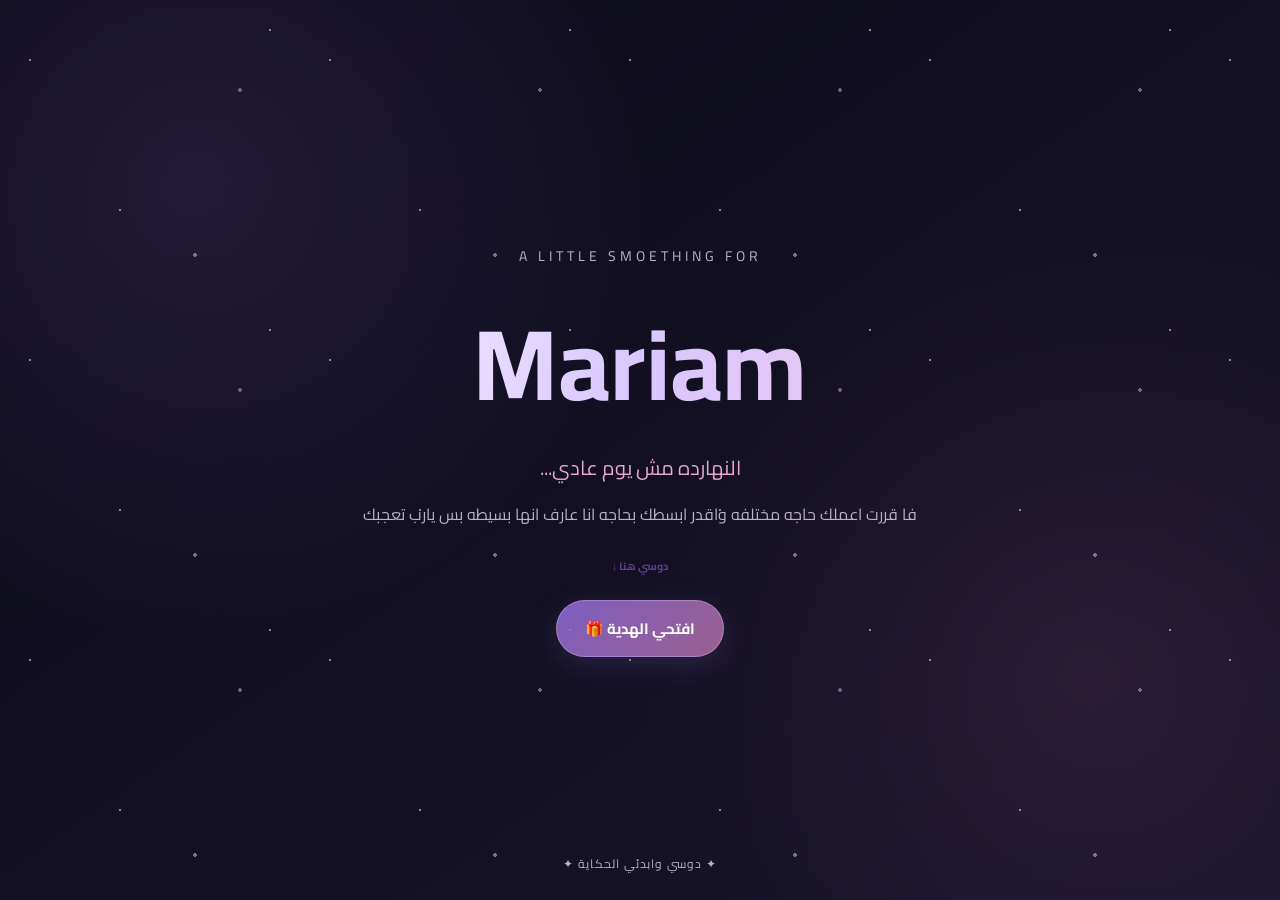
<file: index.html>
<!DOCTYPE html>
<html lang="ar" dir="rtl">

<head>
    <meta charset="UTF-8">
    <meta name="viewport" content="width=device-width, initial-scale=1.0">

    <title>From Mariam✨❤️</title>

    <link rel="preconnect" href="https://fonts.googleapis.com">
    <link rel="preconnect" href="https://fonts.gstatic.com" crossorigin>

    <link href="https://fonts.googleleapis.com/css?family=Cairo:wght@400;500;600;700&family=Playfair+Display:wght@500;600;700&display=swap" rel="stylesheet">

    <link rel="stylesheet" href="style.css">
</head>

<body>

    <main class="opening-screen">

        <div class="stars"></div>

        <div class="opening-content">

            <p class="small-title">
                    A little smoething for
                </p>

            <h1>
             Mariam
            </h1>

            <p class="subtitle">
                النهارده مش يوم عادي...
            </p>

            <p class="description">
                فا قررت اعملك حاجه مختلفه واقدر ابسطك بحاجه انا عارف انها بسيطه بس يارب تعجبك
            </p>

            <h6>دوسي هنا ↓</h6>
            <button class="main-button" onclick="goToMessage()">
                افتحي الهدية 🎁
            </button>

        </div>

        <div class="scroll-hint">
            ✦ دوسي وابدئي الحكاية ✦
        </div>

    </main>

    <script src="script.js"></script>

</body>

</html>
</file>
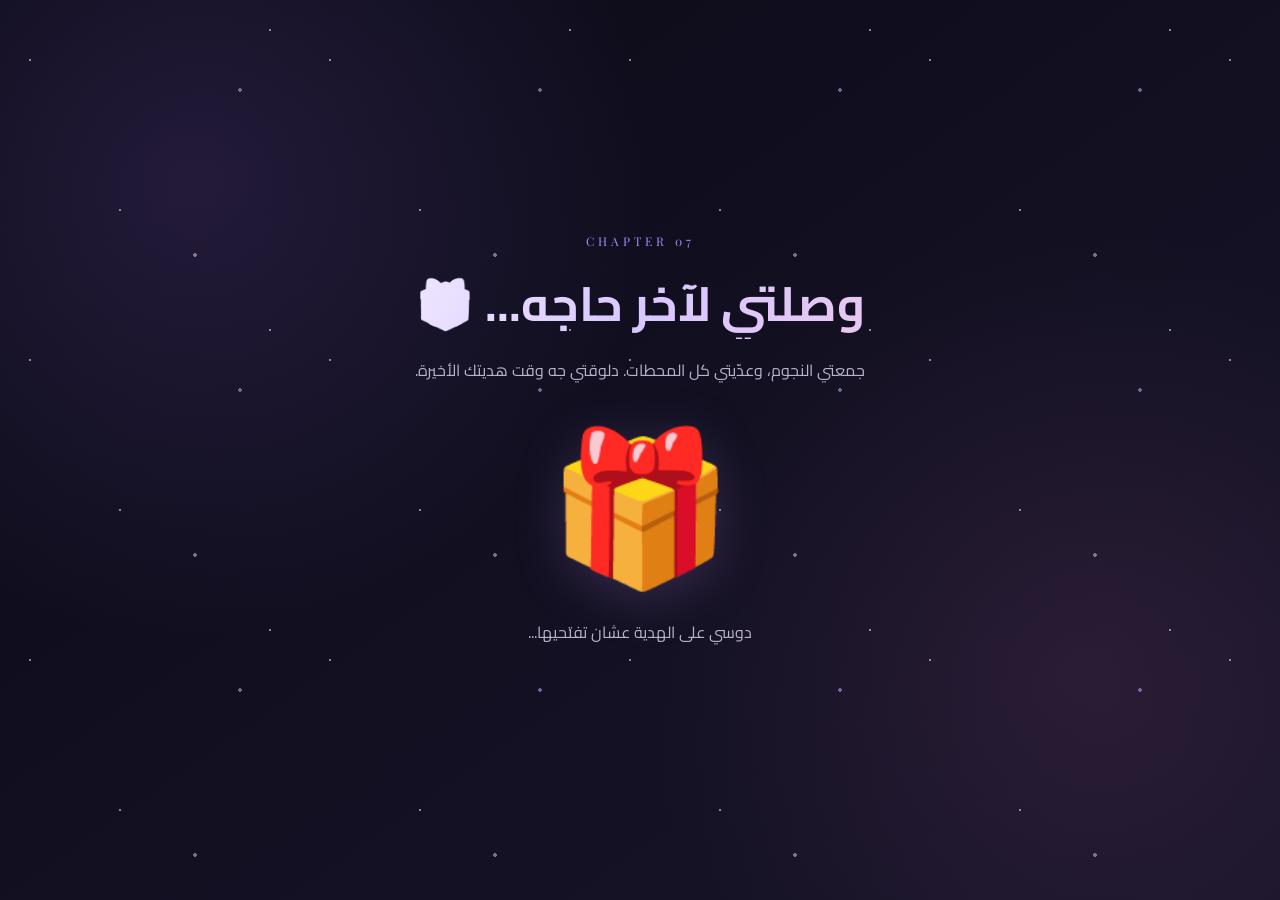
<file: final.html>
<!DOCTYPE html>
<html lang="ar" dir="rtl">

<head>
    <meta charset="UTF-8">
    <meta name="viewport" content="width=device-width, initial-scale=1.0">

    <title>الهدية الأخيرة 🎁</title>

    <link rel="stylesheet" href="style.css">
</head>

<body>

    <main class="final-screen">

        <div class="page-content">

            <p class="chapter">CHAPTER 07</p>

            <h1>وصلتي لآخر حاجه... 🎁</h1>

            <p class="description">
                جمعتي النجوم، وعدّيتي كل المحطات.
                دلوقتي جه وقت هديتك الأخيرة.
            </p>

            <button
                id="finalGift"
                class="final-gift"
                onclick="openFinalGift()"
                aria-label="افتحي الهدية الأخيرة">

                🎁

            </button>

            <p id="finalHint" class="final-hint">
                دوسي على الهدية عشان تفتحيها...
            </p>

            <div id="finalMessage" class="final-message" hidden>

                <h2>كل سنة وإنتي طيبة يا مريم 🤍</h2>

                <p>
                    وعقبال مليون سنه حلوه مع بابا يسوع ومع الي بتحبيهم وتكون سنه جميله عليكي ..
                </p>

                <p>
                    واتمني السنه الجديده تكون مليانه خير ليكي وتبقي فرحانه دايما
                </p>

                <p>
                     يارب يكون الي انا عاملته عجبك انا عارف انها مش احلي حاجه بس قولت اشوف الي انا بدرسه عامل ايه ولو في حاجه انتي شايفه انها مش حلوه قوليلي اعدلها 👍🏻
                </p>

                <p class="final-signature">
                  🥳🥰 Happy Birthday Ya Roma
                </p>

            </div>

        </div>

    </main>

    <script src="script.js"></script>

</body>

</html>
</file>
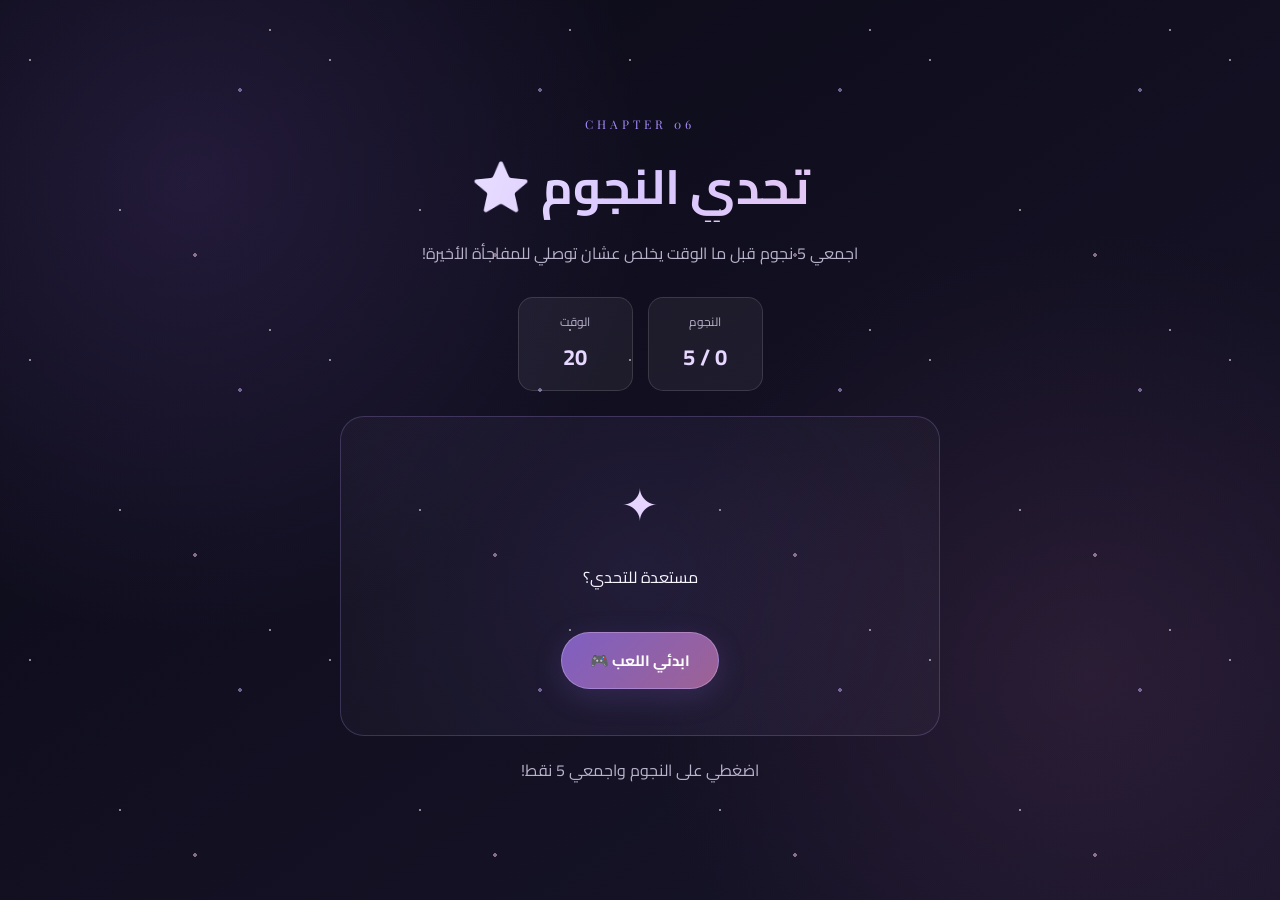
<file: game.html>
<!DOCTYPE html>
<html lang="ar" dir="rtl">

<head>
    <meta charset="UTF-8">
    <meta name="viewport" content="width=device-width, initial-scale=1.0">

    <title>تحدي النجوم ⭐</title>

    <link rel="stylesheet" href="style.css">
</head>

<body>

    <main class="game-screen">

        <div class="page-content">

            <p class="chapter">CHAPTER 06</p>

            <h1>تحدي النجوم ⭐</h1>

            <p class="description">
                اجمعي 5 نجوم قبل ما الوقت يخلص
                عشان توصلي للمفاجأة الأخيرة!
            </p>

            <div class="game-stats">

                <div class="stat-card">
                    <span>النجوم</span>
                    <strong id="score">0 / 5</strong>
                </div>

                <div class="stat-card">
                    <span>الوقت</span>
                    <strong id="timer">20</strong>
                </div>

            </div>

            <div id="gameArea" class="game-area">

                <div id="gameIntro" class="game-intro">

                    <span class="intro-star">✦</span>

                    <p>
                        مستعدة للتحدي؟
                    </p>

                    <button
                        id="startGameButton"
                        class="main-button"
                        onclick="startGame()">

                        ابدئي اللعب 🎮

                    </button>

                </div>

            </div>

            <p id="gameMessage" class="game-message">
                اضغطي على النجوم واجمعي 5 نقط!
            </p>

            <button
                id="retryButton"
                class="main-button"
                onclick="startGame()"
                hidden>

                حاولي تاني 🔄

            </button>

            <button
                id="finalGameButton"
                class="main-button"
                onclick="goToFinal()"
                hidden>

                افتحي هديتك الأخيرة 🎁

            </button>

        </div>

    </main>

    <script src="script.js"></script>

</body>

</html>
</file>
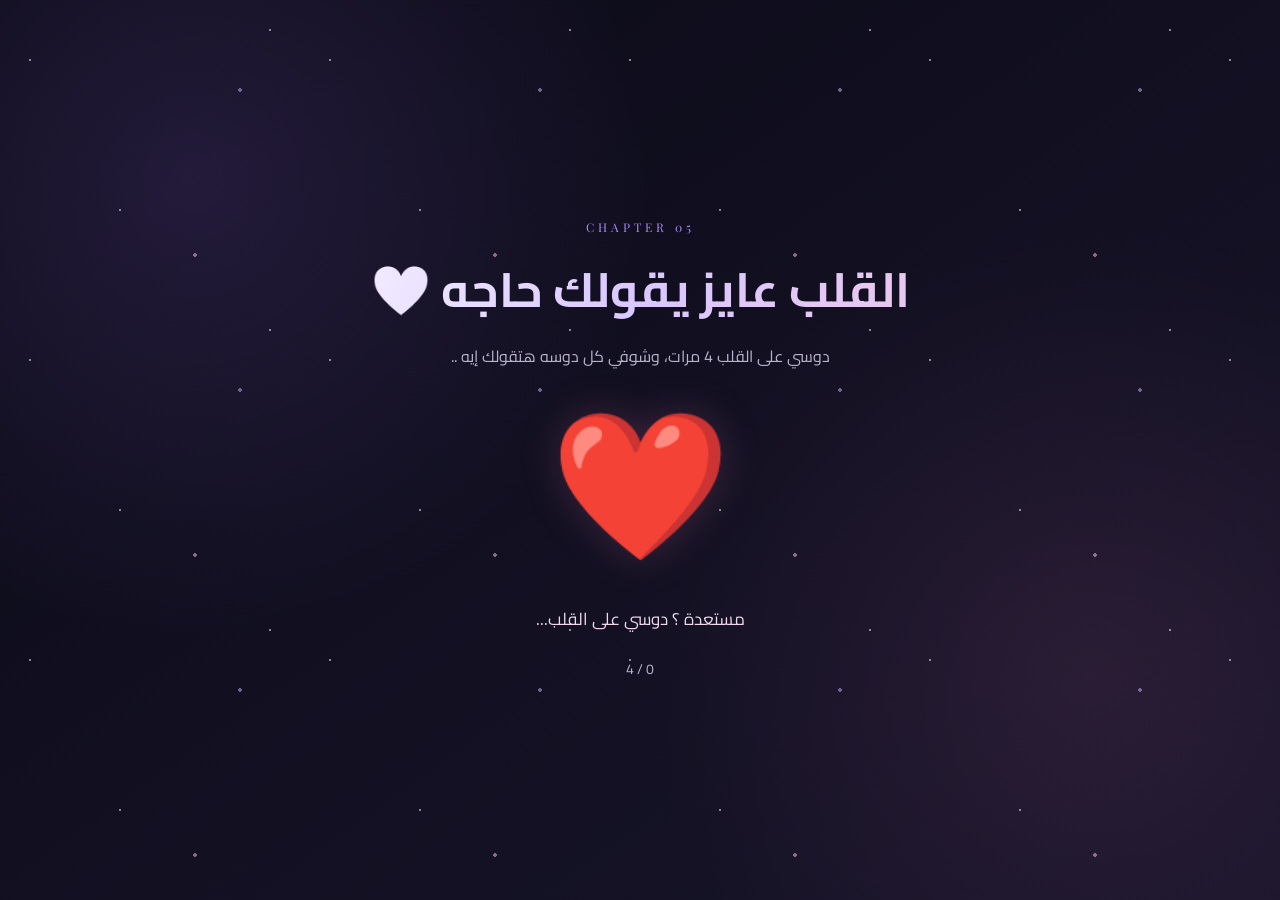
<file: heart.html>
<!DOCTYPE html>
<html lang="ar" dir="rtl">

<head>
    <meta charset="UTF-8">
    <meta name="viewport" content="width=device-width, initial-scale=1.0">

    <title>رسالة من القلب ❤️</title>

    <link rel="stylesheet" href="style.css">
</head>

<body>

    <main class="heart-screen">

        <div class="page-content">

            <p class="chapter">CHAPTER 05</p>

            <h1>القلب عايز يقولك حاجه ❤️</h1>

            <p class="description">
                دوسي على القلب 4 مرات،
                وشوفي كل دوسه هتقولك إيه ..
            </p>

            <button
                id="bigHeart"
                class="big-heart"
                onclick="clickHeart()"
                aria-label="دوسي على القلب">

                ❤️

            </button>

            <p id="heartMessage" class="heart-message">
                مستعدة ؟ دوسي على القلب...
            </p>

            <p id="heartProgress">
                0 / 4
            </p>

            <button
                id="nextHeartButton"
                class="main-button"
                onclick="goToGame()"
                hidden>

                يلا نلعب 🎮

            </button>

        </div>

    </main>

    <script src="script.js"></script>

</body>

</html>
</file>
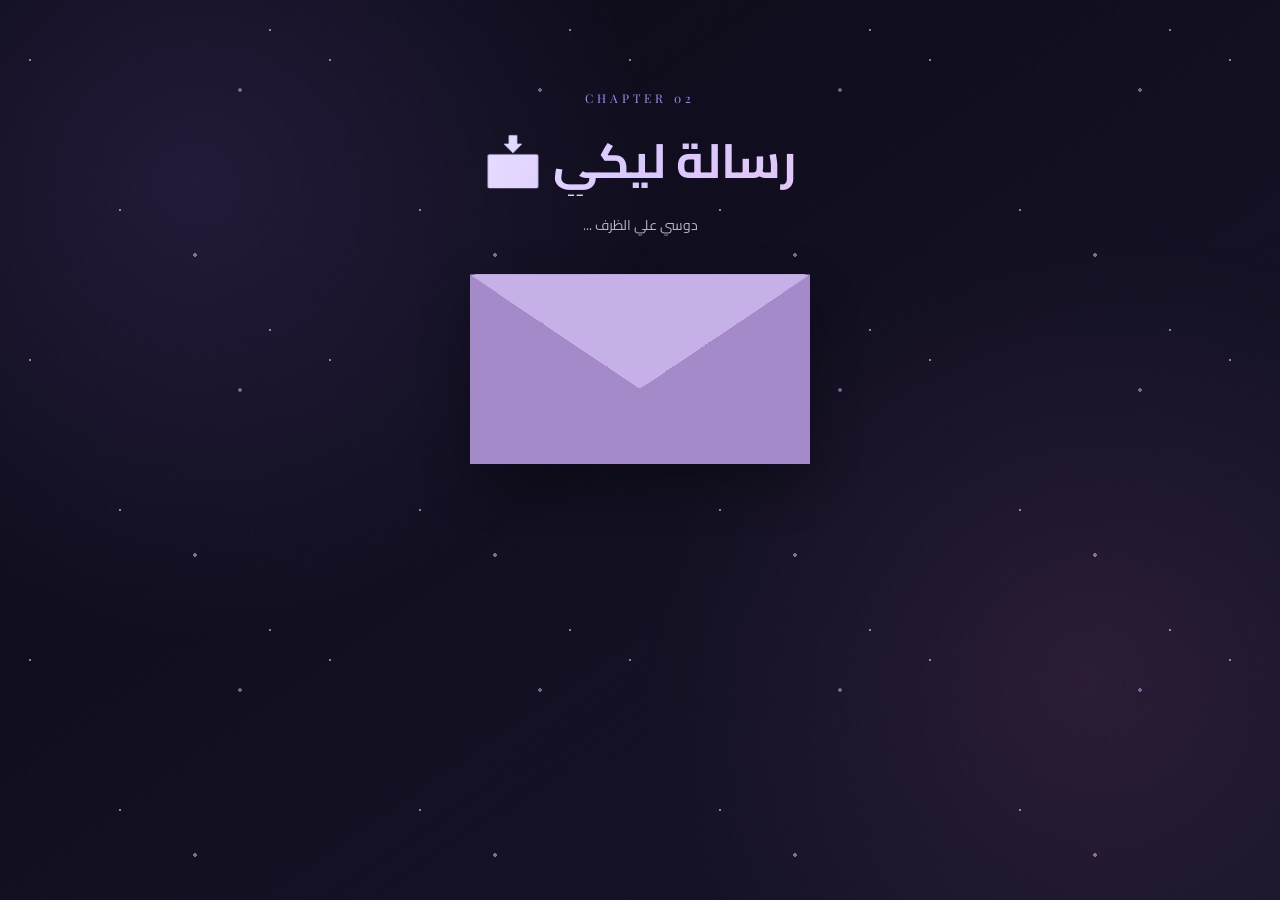
<file: message.html>
<!DOCTYPE html>
<html lang="ar" dir="rtl">

<head>
    <meta charset="UTF-8">
    <meta name="viewport" content="width=device-width, initial-scale=1.0">

    <title>رسالة ليكي 💌</title>

    <link rel="stylesheet" href="style.css">
</head>

<body>

    <main class="message-screen">

        <div class="page-content">

            <p class="chapter">
                CHAPTER 02
            </p>

            <h1>
                رسالة ليكي 📩
            </h1>

            <p class="hint">
               دوسي علي الظرف ...
            </p>

            <!-- الظرف -->
            <div class="envelope-container" onclick="openEnvelope()">

                <div class="envelope" id="envelope">

                    <div class="envelope-back"></div>

                    <div class="letter">
                        <p>
                            
                        </p>

                        <p>
                            يمكن الكلام أحيانًا مش بيكفي،
                            بس في حاجات تستاهل تتقال.
                        </p>

                        <p>
                            أربع سنين كانوا كفاية إني أعرف
                            إن وجود شخص في حياتنا ممكن
                            يخلي أيام كتير مختلفة.
                        </p>

                        <!-- <p>
                            ودي مجرد بداية للحكاية... ✨
                        </p> -->
                    </div>

                    <div class="envelope-front"></div>

                    <div class="envelope-flap"></div>

                </div>

            </div>

            <!-- الرسالة بعد فتح الظرف -->
            <div class="message-reveal" id="messageReveal">

                <h2>
                     Happy Birthday
                </h2>

                <p>
                   أتمني السنه الجديده تكون 
                   حلوه عليكي وتكون مليانه 
                   حجات تفرحك اكتر واكتر ✨❤️
                </p>
                
                <p>دوسي هنا عشان تروحي للصفحه الجايه </p>

                <button class="main-button" onclick="goToYears()">
                    الصفحه الي جايه →
                </button>

            </div>

        </div>

    </main>

    <script src="script.js"></script>

</body>

</html>
</file>
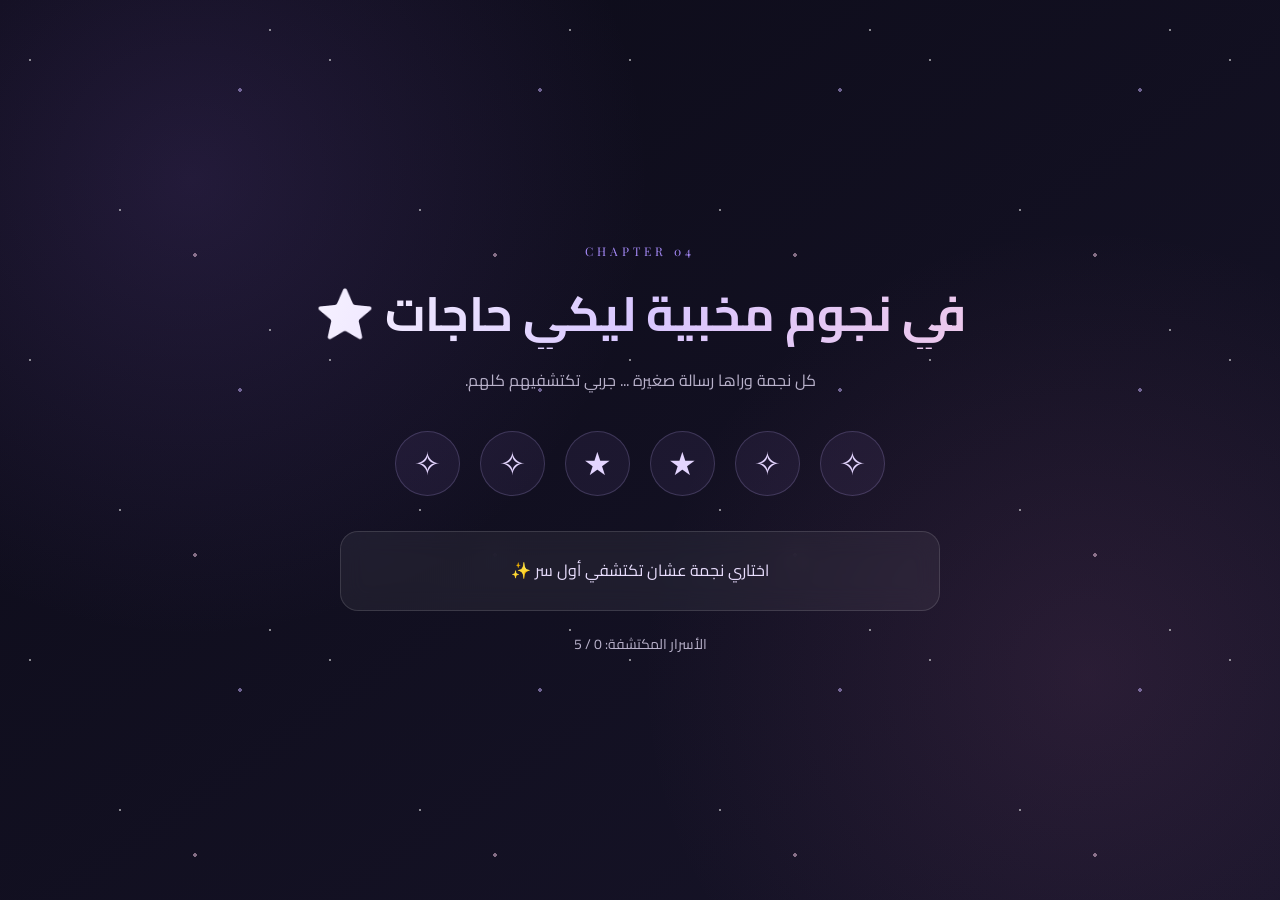
<file: secrets.html>
<!DOCTYPE html>
<html lang="ar" dir="rtl">

<head>
    <meta charset="UTF-8">
    <meta name="viewport" content="width=device-width, initial-scale=1.0">

    <title>النجوم ⭐</title>

    <link rel="stylesheet" href="style.css">
</head>

<body>

    <main class="secrets-screen">

        <div class="page-content">

            <p class="chapter">CHAPTER 04</p>

            <h1>في نجوم مخبية ليكي حاجات ⭐️</h1>

            <p class="description">
                كل نجمة وراها رسالة صغيرة ...
                جربي تكتشفيهم كلهم.
            </p>

            <div class="stars-grid">

                <button class="secret-star"
                    onclick="revealSecret(0, this)">
                    ✧
                </button>

                <button class="secret-star"
                    onclick="revealSecret(1, this)">
                    ✧
                </button>

                <button class="secret-star"
                    onclick="revealSecret(2, this)">
                    ★
                </button>

                <button class="secret-star"
                    onclick="revealSecret(3, this)">
                    ★
                </button>

                <button class="secret-star"
                    onclick="revealSecret(4, this)">
                    ✧
                </button>

                <button class="secret-star"
                    onclick="revealSecret(5, this)">
                    ✧
                </button>

            </div>

            <div id="secretMessage" class="secret-message">
                اختاري نجمة عشان تكتشفي أول سر ✨
            </div>

            <p id="secretProgress">
                الأسرار المكتشفة: 0 / 5
            </p>

            <button
                id="nextSecretButton"
                class="main-button"
                onclick="goToHeart()"
                hidden>

                في حاجة تانية مستنياكي ❤️

            </button>

        </div>

    </main>

    <script src="script.js"></script>

</body>

</html>
</file>
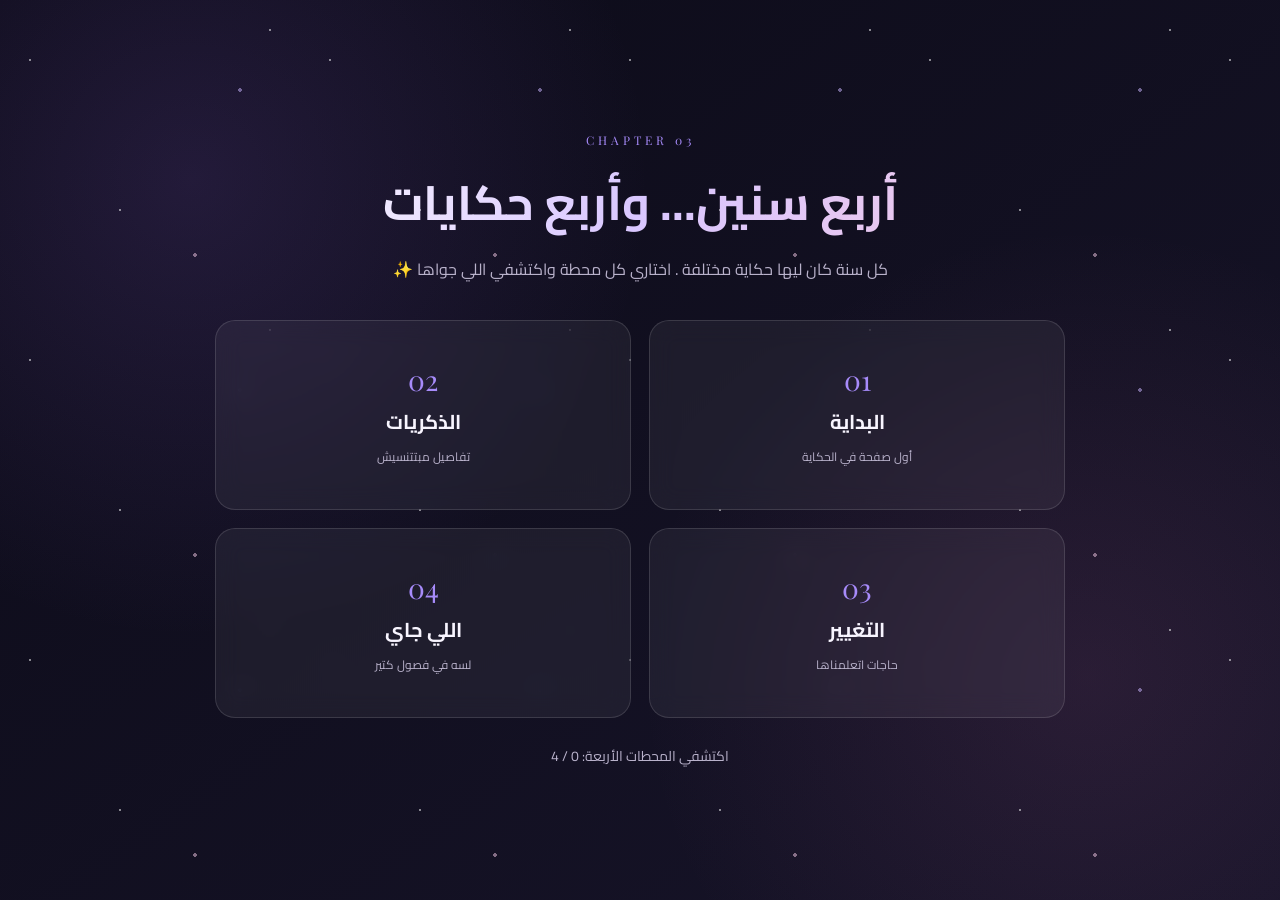
<file: years.html>
<!DOCTYPE html>
<html lang="ar" dir="rtl">

<head>
    <meta charset="UTF-8">
    <meta name="viewport" content="width=device-width, initial-scale=1.0">

    <title>أربع سنين.. 🕰</title>

    <link rel="stylesheet" href="style.css">
</head>

<body>

    <main class="years-screen">

        <div class="page-content">

            <p class="chapter">CHAPTER 03</p>

            <h1>أربع سنين... وأربع حكايات</h1>

            <p class="description">
                كل سنة كان ليها حكاية مختلفة . 
                اختاري كل محطة واكتشفي اللي جواها ✨
            </p>

            <div class="years-grid">

                <button class="year-card"
                    onclick="openYear(1, this)">

                    <span class="year-number">01</span>
                    <span class="year-title">البداية</span>
                    <span class="year-hint">أول صفحة في الحكاية</span>

                    <p class="year-story">
                        كل حكاية حلوة بيكون ليها بداية،
                        وأجمل حاجة في البداية إننا منعرفش
                        الذكريات اللي مستنيانا.
                    </p>

                </button>

                <button class="year-card"
                    onclick="openYear(2, this)">

                    <span class="year-number">02</span>
                    <span class="year-title">الذكريات</span>
                    <span class="year-hint">تفاصيل مبتتنسيش</span>

                    <p class="year-story">
                        ساعات أبسط التفاصيل هي اللي بتفضل
                        في بالنا، وتخلينا نبتسم لما نفتكرها.
                    </p>

                </button>

                <button class="year-card"
                    onclick="openYear(3, this)">

                    <span class="year-number">03</span>
                    <span class="year-title">التغيير</span>
                    <span class="year-hint">حاجات اتعلمناها</span>

                    <p class="year-story">
                        مع الوقت بنتغير ونتعلم،
                        وكل تجربة بتسيب جوانا حاجة جديدة.
                    </p>

                </button>

                <button class="year-card"
                    onclick="openYear(4, this)">

                    <span class="year-number">04</span>
                    <span class="year-title">اللي جاي</span>
                    <span class="year-hint">لسه في فصول كتير</span>

                    <p class="year-story">
                        أجمل حاجة إن الحكاية لسه مستمرة،
                        ولسه في ذكريات جديدة ممكن نعملها.
                    </p>

                </button>

            </div>

            <p id="yearsProgress">
                اكتشفي المحطات الأربعة: 0 / 4
            </p>

            <button
                id="nextYearsButton"
                class="main-button"
                onclick="goToSecrets()"
                hidden>

                دوسي وشوفي النجوم شايله ايه ⭐️

            </button>

        </div>

    </main>

    <script src="script.js"></script>

</body>

</html>
</file>
<file: style.css>
/* =================================
   1. إعدادات عامة للموقع
================================= */

@import url('https://fonts.googleapis.com/css2?family=Cairo:wght@400;500;600;700;800&family=Playfair+Display:wght@500;600;700&display=swap');

:root {
    --bg: #0c0b18;
    --bg-light: #171429;
    --purple: #a78bfa;
    --pink: #e9a8d4;
    --white: #f8f5ff;
    --muted: #b9b2cb;
    --glass: rgba(255, 255, 255, 0.055);
    --border: rgba(255, 255, 255, 0.13);
}

* {
    box-sizing: border-box;
    margin: 0;
    padding: 0;
}

[hidden] {
    display: none !important;
}

html {
    scroll-behavior: smooth;
}

body {
    min-height: 100vh;
    color: var(--white);
    font-family: 'Cairo', sans-serif;

    background:
        radial-gradient(
            circle at 15% 20%,
            rgba(119, 82, 180, 0.20),
            transparent 35%
        ),
        radial-gradient(
            circle at 85% 75%,
            rgba(195, 105, 165, 0.12),
            transparent 35%
        ),
        linear-gradient(145deg, var(--bg), var(--bg-light));

    background-attachment: fixed;
    overflow-x: hidden;
}

/* خلفية النجوم الهادية */

body::before {
    content: "";
    position: fixed;
    inset: 0;
    pointer-events: none;
    z-index: -1;

    background-image:
        radial-gradient(1px 1px at 10% 20%, white 80%, transparent),
        radial-gradient(2px 2px at 80% 30%, #c9b5ff 80%, transparent),
        radial-gradient(1px 1px at 40% 70%, white 80%, transparent),
        radial-gradient(2px 2px at 65% 85%, #f3c9e5 80%, transparent),
        radial-gradient(1px 1px at 90% 10%, white 80%, transparent);

    background-size: 300px 300px;
    opacity: 0.5;

    animation: starsDrift 35s linear infinite;
}

@keyframes starsDrift {
    from {
        background-position: 0 0;
    }

    to {
        background-position: 300px 300px;
    }
}

/* =================================
   2. تنسيق الشاشات
================================= */

.opening-screen,
.message-screen,
.years-screen,
.secrets-screen,
.heart-screen,
.game-screen,
.final-screen {
    min-height: 100vh;
    display: flex;
    align-items: center;
    justify-content: center;

    padding: 50px 22px;
}

.opening-content,
.page-content {
    width: 100%;
    max-width: 850px;
    margin: auto;
    text-align: center;

    animation: screenAppear 1s ease both;
}

@keyframes screenAppear {
    from {
        opacity: 0;
        transform: translateY(22px);
    }

    to {
        opacity: 1;
        transform: translateY(0);
    }
}

.chapter {
    color: var(--purple);
    font-family: 'Playfair Display', serif;
    font-size: 12px;
    letter-spacing: 4px;
    margin-bottom: 18px;
}

h1 {
    font-size: clamp(28px, 5vw, 48px);
    line-height: 1.5;
    font-weight: 700;
    margin-bottom: 15px;

    background: linear-gradient(
        110deg,
        #fff,
        #d9c7ff,
        #f2c8e6
    );

    -webkit-background-clip: text;
    background-clip: text;
    color: transparent;
}

h2 {
    font-size: clamp(22px, 4vw, 32px);
    line-height: 1.6;
    margin-bottom: 15px;
}

h6 {
    color: #8953d1ac;
    line-height: 1.6;
}

.subtitle {
    color: var(--pink);
    font-size: 20px;
    margin-bottom: 12px;
}

.description,
.hint {
    color: var(--muted);
    font-size: 16px;
    line-height: 2;
    max-width: 600px;
    margin: 0 auto 28px;
}

.hint {
    font-size: 14px;
}

.small-title {
    color: var(--muted);
    letter-spacing: 4px;
    text-transform: uppercase;
    font-size: 14px;
    margin-bottom: 20px;
}

.hero h1 {
    font-family: "Playfair Display",serif;
    font-size: clamp(80px, 15vw, 170px);
    font-weight: 600;
    line-height: 0.9;

    background: linear-gradient(
        120deg,
        #ffffff,
        #d9a7ff,
        #ffffff
    );

    -webkit-background-clip: text;
    color: transparent;

    margin-bottom: 35px;
}

/* =================================
   3. الأزرار
================================= */

.main-button {
    display: inline-flex;
    align-items: center;
    justify-content: center;
    gap: 8px;

    border: 1px solid rgba(220, 198, 255, 0.35);
    border-radius: 50px;

    padding: 13px 28px;
    margin-top: 25px;

    color: #fff;
    font-family: inherit;
    font-size: 15px;
    font-weight: 700;

    background: linear-gradient(
        135deg,
        rgba(145, 109, 220, 0.85),
        rgba(190, 116, 173, 0.8)
    );

    box-shadow: 0 8px 30px rgba(145, 109, 220, 0.18);

    cursor: pointer;
    transition:
        transform 0.25s ease,
        box-shadow 0.25s ease,
        filter 0.25s ease;
}

.main-button:hover {
    transform: translateY(-3px);
    box-shadow: 0 12px 35px rgba(180, 135, 240, 0.3);
    filter: brightness(1.1);
}

.main-button:active {
    transform: scale(0.97);
}

.main-button:focus-visible,
button:focus-visible {
    outline: 2px solid #e5d5ff;
    outline-offset: 4px;
}

/* =================================
   4. شاشة البداية
================================= */

.opening-content h1 {
    font-size: clamp(55px, 12vw, 100px);
    margin: 10px 0;
    animation: nameGlow 4s ease-in-out infinite;
}

@keyframes nameGlow {
    0%, 100% {
        text-shadow: 0 0 10px rgba(190, 155, 255, 0.1);
    }

    50% {
        text-shadow: 0 0 35px rgba(190, 155, 255, 0.35);
    }
}

.scroll-hint {
    position: absolute;
    bottom: 25px;
    left: 0;
    right: 0;

    color: var(--muted);
    font-size: 12px;
    letter-spacing: 1px;

    text-align: center;
    animation: hintFloat 2.5s ease-in-out infinite;
}

@keyframes hintFloat {
    0%, 100% {
        transform: translateY(0);
        opacity: 0.65;
    }

    50% {
        transform: translateY(-6px);
        opacity: 1;
    }
}

/* =================================
   5. شاشة الظرف والرسالة
================================= */

.envelope-container {
    width: min(340px, 90vw);
    height: 230px;
    margin: 35px auto;

    perspective: 1000px;
    cursor: pointer;
}

.envelope {
    position: relative;
    width: 100%;
    height: 190px;
    margin-top: 25px;

    border-radius: 8px;
    background: #b49adf;

    box-shadow: 0 20px 50px rgba(0, 0, 0, 0.3);

    transition: transform 0.5s ease;
}

.envelope-back {
    position: absolute;
    inset: 0;
    background: #b49adf;
    border-radius: 8px;
}

.letter {
    position: absolute;
    left: 8%;
    width: 84%;
    height: 165px;
    top: 15px;

    padding: 15px;
    overflow: hidden;

    color: #3b2b4a;
    background: #fffaf4;
    border-radius: 5px;

    font-size: 12px;
    line-height: 1.7;
    text-align: right;

    transition:
        transform 0.9s ease,
        height 0.9s ease;

    z-index: 2;
}

.letter p {
    margin-bottom: 6px;
}

.envelope-front {
    position: absolute;
    inset: 0;

    background: #a58aca;
    clip-path: polygon(0 0, 50% 60%, 100% 0, 100% 100%, 0 100%);

    z-index: 3;
}

.envelope-flap {
    position: absolute;
    inset: 0;

    background: #c5b0e7;
    clip-path: polygon(0 0, 100% 0, 50% 60%);

    transform-origin: top center;
    transition: transform 0.7s ease;

    z-index: 4;
}

.envelope.open .envelope-flap {
    transform: rotateX(180deg);
    z-index: 1;
}

.envelope.open .letter {
    transform: translateY(-115px);
    height: 240px;
}

.message-reveal {
    max-width: 600px;
    margin: 25px auto 0;
    padding: 28px;

    border: 1px solid var(--border);
    border-radius: 22px;

    background: var(--glass);
    backdrop-filter: blur(15px);

    opacity: 0;
    transform: translateY(20px);

    transition:
        opacity 0.8s ease,
        transform 0.8s ease;
}

.message-reveal.show {
    opacity: 1;
    transform: translateY(0);
}

.message-reveal p {
    color: var(--muted);
    line-height: 2;
}

/* =================================
   6. شاشة الأربع محطات
================================= */

.years-grid {
    display: grid;
    grid-template-columns: repeat(2, minmax(0, 1fr));
    gap: 18px;

    margin: 35px 0 25px;
}

.year-card {
    position: relative;
    min-height: 190px;

    padding: 25px 18px;
    overflow: hidden;

    border: 1px solid var(--border);
    border-radius: 20px;

    color: var(--white);
    font-family: inherit;

    background: var(--glass);
    backdrop-filter: blur(12px);

    cursor: pointer;

    transition:
        transform 0.3s ease,
        border-color 0.3s ease,
        background 0.3s ease;
}

.year-card:hover {
    transform: translateY(-5px);
    border-color: rgba(190, 160, 255, 0.55);
    background: rgba(170, 140, 230, 0.1);
}

.year-card.revealed {
    border-color: rgba(190, 160, 255, 0.55);
    background: rgba(150, 120, 210, 0.13);
}

.year-number {
    display: block;
    color: var(--purple);
    font-family: 'Playfair Display', serif;
    font-size: 28px;
    margin-bottom: 5px;
}

.year-title {
    display: block;
    font-size: 20px;
    font-weight: 700;
}

.year-hint {
    display: block;
    color: var(--muted);
    font-size: 12px;
    margin-top: 5px;
}

.year-story {
    max-height: 0;
    overflow: hidden;

    color: #e8defa;
    font-size: 14px;
    line-height: 1.9;

    opacity: 0;

    transition:
        max-height 0.6s ease,
        opacity 0.5s ease,
        margin 0.5s ease;
}

.year-story.show {
    max-height: 250px;
    opacity: 1;
    margin-top: 15px;
}

#yearsProgress,
#secretProgress,
#heartProgress {
    color: var(--muted);
    font-size: 14px;
    margin-top: 20px;
}

/* =================================
   7. شاشة النجوم والأسرار
================================= */

.stars-grid {
    display: flex;
    flex-wrap: wrap;
    justify-content: center;
    align-items: center;
    gap: 20px;

    max-width: 500px;
    margin: 35px auto;
}

.secret-star {
    width: 65px;
    height: 65px;

    border: 1px solid rgba(200, 180, 255, 0.2);
    border-radius: 50%;

    color: #e4d5ff;
    font-size: 32px;

    background: rgba(160, 130, 230, 0.08);

    cursor: pointer;

    transition:
        transform 0.3s ease,
        background 0.3s ease,
        box-shadow 0.3s ease;
}

.secret-star:hover {
    transform: scale(1.15) rotate(8deg);
    background: rgba(160, 130, 230, 0.2);
    box-shadow: 0 0 25px rgba(180, 150, 255, 0.2);
}

.secret-star.discovered {
    color: #fff2b5;
    background: rgba(230, 195, 120, 0.15);
    box-shadow: 0 0 20px rgba(230, 195, 120, 0.2);
    animation: starFound 0.5s ease;
}

@keyframes starFound {
    0% {
        transform: scale(0.7);
    }

    70% {
        transform: scale(1.25);
    }

    100% {
        transform: scale(1);
    }
}

.secret-message {
    max-width: 600px;
    min-height: 80px;

    margin: 20px auto;
    padding: 22px;

    border: 1px solid var(--border);
    border-radius: 18px;

    color: #e9defe;
    line-height: 2;

    background: var(--glass);
    backdrop-filter: blur(12px);
}

/* =================================
   8. شاشة القلب التفاعلي
================================= */

.big-heart {
    display: block;
    margin: 30px auto;

    border: none;
    background: transparent;

    font-size: clamp(85px, 20vw, 145px);

    cursor: pointer;

    filter: drop-shadow(0 0 20px rgba(240, 120, 180, 0.2));

    transition: transform 0.25s ease;
}

.big-heart:hover {
    transform: scale(1.08);
}

.big-heart.heart-pop {
    animation: heartPop 0.55s ease;
}

@keyframes heartPop {
    0% {
        transform: scale(1);
    }

    35% {
        transform: scale(1.3);
    }

    65% {
        transform: scale(0.92);
    }

    100% {
        transform: scale(1);
    }
}

.heart-message {
    max-width: 600px;
    margin: 20px auto;

    color: #f0d8ed;
    font-size: 17px;
    line-height: 2;
}

/* =================================
   9. شاشة اللعبة
================================= */

.game-stats {
    display: flex;
    justify-content: center;
    gap: 15px;

    margin: 25px 0;
}

.stat-card {
    min-width: 115px;
    padding: 12px 20px;

    border: 1px solid var(--border);
    border-radius: 15px;

    background: var(--glass);
}

.stat-card span {
    display: block;
    color: var(--muted);
    font-size: 12px;
}

.stat-card strong {
    display: block;
    color: #e8d8ff;
    font-size: 22px;
    margin-top: 3px;
}

.game-area {
    position: relative;

    width: 100%;
    max-width: 600px;
    height: 320px;

    margin: 20px auto;

    border: 1px solid rgba(190, 160, 255, 0.22);
    border-radius: 24px;

    overflow: hidden;

    background:
        radial-gradient(
            circle at center,
            rgba(150, 115, 220, 0.12),
            rgba(255, 255, 255, 0.025)
        );
}

.game-intro {
    position: absolute;
    inset: 0;

    display: flex;
    flex-direction: column;
    align-items: center;
    justify-content: center;

    gap: 15px;
}

.intro-star {
    color: #e8d5ff;
    font-size: 45px;

    animation: starFloat 2s ease-in-out infinite;
}

@keyframes starFloat {
    0%, 100% {
        transform: translateY(0) rotate(0);
    }

    50% {
        transform: translateY(-10px) rotate(12deg);
    }
}

.game-star {
    border: none;
    padding: 8px;

    font-size: 32px;
    background: transparent;

    cursor: pointer;

    animation: starFloat 1.2s ease-in-out infinite;
}

.game-star:hover {
    transform: scale(1.25);
}

.game-message {
    color: var(--muted);
    line-height: 1.8;
    margin-top: 15px;
}

/* =================================
   10. شاشة الهدية النهائية
================================= */

.final-gift {
    display: block;
    margin: 35px auto 20px;

    border: none;
    background: transparent;

    font-size: clamp(90px, 20vw, 150px);

    cursor: pointer;

    filter: drop-shadow(0 10px 25px rgba(190, 140, 240, 0.2));

    animation: giftFloat 3s ease-in-out infinite;

    transition: transform 0.4s ease;
}

@keyframes giftFloat {
    0%, 100% {
        transform: translateY(0) rotate(-3deg);
    }

    50% {
        transform: translateY(-12px) rotate(3deg);
    }
}

.final-gift:hover {
    transform: scale(1.1);
}

.final-gift.gift-open {
    animation: giftOpen 0.7s ease forwards;
}

@keyframes giftOpen {
    0% {
        transform: scale(1) rotate(0);
    }

    45% {
        transform: scale(1.25) rotate(12deg);
    }

    100% {
        transform: scale(0.8) rotate(-8deg);
        opacity: 0.6;
    }
}

.final-hint {
    color: var(--muted);
    margin-bottom: 20px;
}

.final-message {
    max-width: 650px;

    margin: 25px auto 0;
    padding: 30px;

    border: 1px solid rgba(220, 190, 255, 0.2);
    border-radius: 24px;

    background: rgba(255, 255, 255, 0.06);
    backdrop-filter: blur(16px);

    animation: screenAppear 1s ease both;
}

.final-message p {
    color: #e0d8ef;
    font-size: 15px;
    line-height: 2.2;

    margin-top: 12px;
}

.final-signature {
    color: var(--pink) !important;
    font-weight: 700;
    font-size: 18px !important;
}

/* =================================
   11. احتفال النجوم
================================= */

.celebration-particle {
    position: fixed;
    z-index: 1000;

    pointer-events: none;

    font-size: 20px;

    animation: particleRise 3.5s ease-out forwards;
}

@keyframes particleRise {
    0% {
        opacity: 0;
        transform: translateY(20px) scale(0.5) rotate(0);
    }

    15% {
        opacity: 1;
    }

    100% {
        opacity: 0;
        transform: translateY(-180px) scale(1.4) rotate(180deg);
    }
}

/* =================================
   12. تنسيق الموبايل
================================= */

@media (max-width: 600px) {

    .opening-screen,
    .message-screen,
    .years-screen,
    .secrets-screen,
    .heart-screen,
    .game-screen,
    .final-screen {
        padding: 35px 16px;
    }

    .years-grid {
        grid-template-columns: 1fr;
        gap: 14px;
    }

    .year-card {
        min-height: 150px;
    }

    .game-area {
        height: 280px;
    }

    .message-reveal,
    .final-message {
        padding: 22px 17px;
    }

    .main-button {
        max-width: 100%;
        padding: 12px 22px;
    }

    .stars-grid {
        gap: 12px;
    }

    .secret-star {
        width: 55px;
        height: 55px;
        font-size: 27px;
    }

    .scroll-hint {
        position: static;
        margin-top: 45px;
    }
}

/* احترام إعداد تقليل الحركة في الجهاز */

@media (prefers-reduced-motion: reduce) {

    *,
    *::before,
    *::after {
        animation-duration: 0.01ms !important;
        animation-iteration-count: 1 !important;
        scroll-behavior: auto !important;
        transition-duration: 0.01ms !important;
    }
}
</file>
